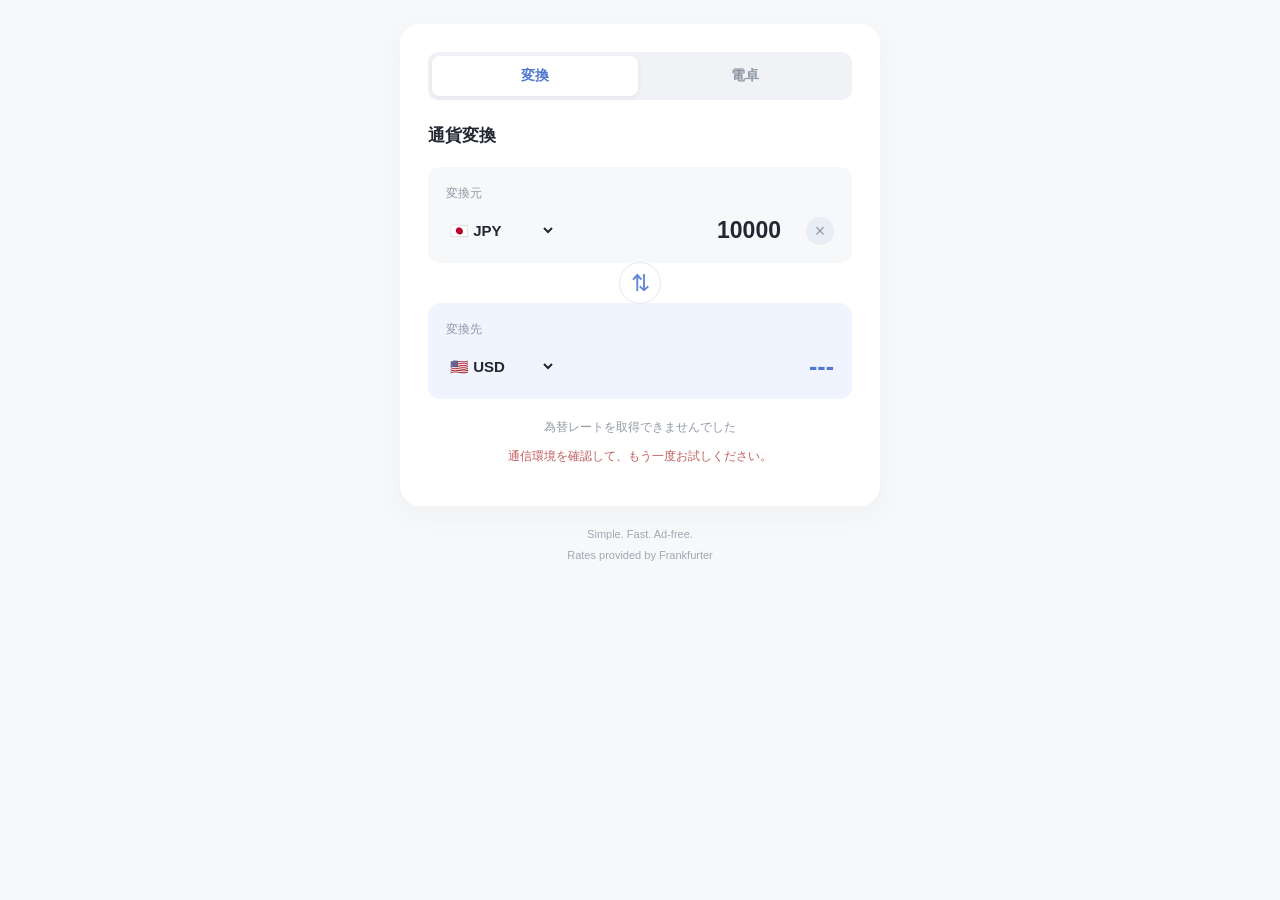
<file: index.html>
<!DOCTYPE html>
<html lang="ja">
<head>
  <meta charset="UTF-8">
  <meta name="viewport" content="width=device-width, initial-scale=1.0">
  <meta name="theme-color" content="#f7f8fa">
  <title>Currency - 通貨変換</title>
  <link rel="stylesheet" href="style.css">
</head>
<body>
  <main class="app">

    <section class="converter">

      <nav class="tab-menu">
        <button id="convertTab" class="tab-button active" type="button">変換</button>
        <button id="calculatorTab" class="tab-button" type="button">電卓</button>
      </nav>

      <!-- 通貨変換画面 -->
      <div id="convertPanel">
        <p class="section-label">通貨変換</p>

        <div class="currency-box">
          <label for="fromCurrency">変換元</label>
          <div class="currency-row">
            <select id="fromCurrency">
              <option value="JPY">🇯🇵 JPY</option>
              <option value="USD">🇺🇸 USD</option>
              <option value="EUR">🇪🇺 EUR</option>
              <option value="HKD">🇭🇰 HKD</option>
              <option value="TWD">🇹🇼 TWD</option>
              <option value="KRW">🇰🇷 KRW</option>
              <option value="GBP">🇬🇧 GBP</option>
              <option value="CNY">🇨🇳 CNY</option>
              <option value="THB">🇹🇭 THB</option>
              <option value="SGD">🇸🇬 SGD</option>
              <option value="AUD">🇦🇺 AUD</option>
            </select>

            <div class="amount-area">
              <input id="amount" type="number" value="10000"
                min="0" step="any" inputmode="decimal">
              <button id="clearButton" type="button" aria-label="金額をクリア">×</button>
            </div>
          </div>
        </div>

        <div class="swap-area">
          <button id="swapButton" type="button" aria-label="通貨を入れ替える">⇅</button>
        </div>

        <div class="currency-box result-box">
          <label for="toCurrency">変換先</label>
          <div class="currency-row">
            <select id="toCurrency">
              <option value="USD">🇺🇸 USD</option>
              <option value="JPY">🇯🇵 JPY</option>
              <option value="EUR">🇪🇺 EUR</option>
              <option value="HKD">🇭🇰 HKD</option>
              <option value="TWD">🇹🇼 TWD</option>
              <option value="KRW">🇰🇷 KRW</option>
              <option value="GBP">🇬🇧 GBP</option>
              <option value="CNY">🇨🇳 CNY</option>
              <option value="THB">🇹🇭 THB</option>
              <option value="SGD">🇸🇬 SGD</option>
              <option value="AUD">🇦🇺 AUD</option>
            </select>
            <div id="result" class="result">---</div>
          </div>
        </div>

        <div class="rate-info">
          <p id="rate">為替レートを取得しています...</p>
          <p id="updated"></p>
        </div>
        <p id="status" class="status" aria-live="polite"></p>
      </div>

      <!-- 電卓画面 -->
      <div id="calculatorPanel" hidden>

        <div class="currency-box calculator-display">
          <label for="calculatorCurrency">計算する通貨</label>
          <select id="calculatorCurrency">
            <option value="USD">🇺🇸 USD</option>
            <option value="HKD">🇭🇰 HKD</option>
            <option value="TWD">🇹🇼 TWD</option>
            <option value="JPY">🇯🇵 JPY</option>
            <option value="EUR">🇪🇺 EUR</option>
            <option value="KRW">🇰🇷 KRW</option>
            <option value="GBP">🇬🇧 GBP</option>
            <option value="CNY">🇨🇳 CNY</option>
            <option value="THB">🇹🇭 THB</option>
            <option value="SGD">🇸🇬 SGD</option>
            <option value="AUD">🇦🇺 AUD</option>
          </select>

          <div id="calculatorExpression" class="calculator-expression">0</div>
          <div id="calculatorResult" class="calculator-result">0</div>
        </div>

        <div class="calculator-keys">
          <button class="calc-key function-key" data-action="clear" type="button">C</button>
          <button class="calc-key function-key" data-action="backspace" type="button">⌫</button>
          <button class="calc-key operator-key" data-value="÷" type="button">÷</button>
          <button class="calc-key operator-key" data-value="×" type="button">×</button>

          <button class="calc-key" data-value="7" type="button">7</button>
          <button class="calc-key" data-value="8" type="button">8</button>
          <button class="calc-key" data-value="9" type="button">9</button>
          <button class="calc-key operator-key" data-value="−" type="button">−</button>

          <button class="calc-key" data-value="4" type="button">4</button>
          <button class="calc-key" data-value="5" type="button">5</button>
          <button class="calc-key" data-value="6" type="button">6</button>
          <button class="calc-key operator-key" data-value="+" type="button">+</button>

          <button class="calc-key" data-value="1" type="button">1</button>
          <button class="calc-key" data-value="2" type="button">2</button>
          <button class="calc-key" data-value="3" type="button">3</button>
          <button class="calc-key equal-key" data-action="equals" type="button">=</button>

          <button class="calc-key zero-key" data-value="0" type="button">0</button>
          <button class="calc-key" data-value="." type="button">.</button>
        </div>

        <div class="calculator-yen">
          <p>日本円換算</p>
          <div id="calculatorYen">為替レートを取得しています...</div>
          <p id="calculatorRate" class="calculator-rate"></p>
        </div>
      </div>

    </section>

    <footer>
      <p>Simple. Fast. Ad-free.</p>
      <p>Rates provided by Frankfurter</p>
    </footer>

  </main>

  <script src="app.js"></script>
</body>
</html>
</file>
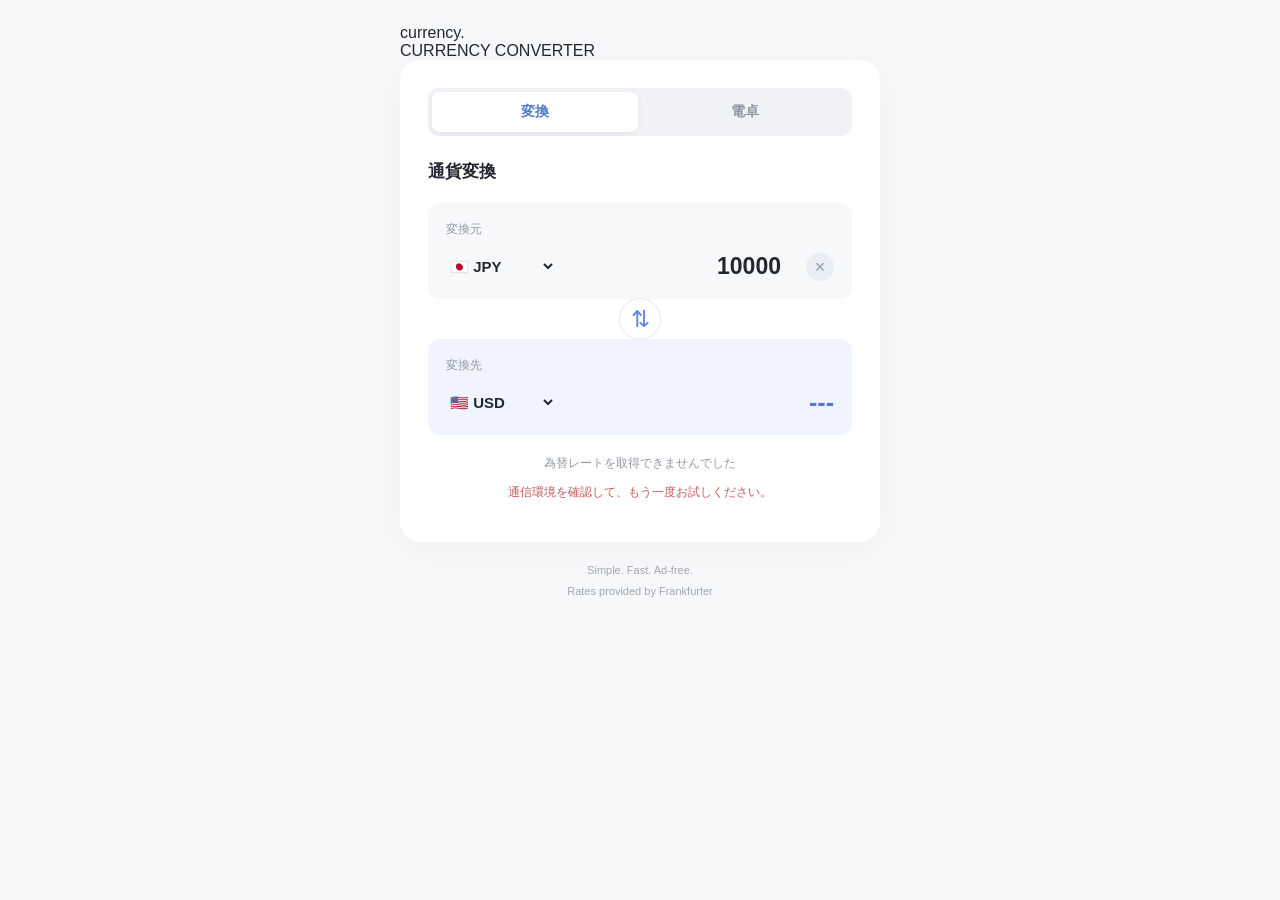
<file: index.bak.html>
<!DOCTYPE html>
<html lang="ja">
<head>
  <meta charset="UTF-8">
  <meta name="viewport" content="width=device-width, initial-scale=1.0">
  <meta name="theme-color" content="#f7f8fa">
  <title>Currency - 通貨変換</title>
  <link rel="stylesheet" href="style.css">
</head>
<body>
  <main class="app">

    <header class="header">
      <div class="logo">currency<span>.</span></div>
      <div class="header-label">CURRENCY CONVERTER</div>
    </header>

    <section class="converter">

      <nav class="tab-menu">
        <button id="convertTab" class="tab-button active" type="button">変換</button>
        <button id="calculatorTab" class="tab-button" type="button">電卓</button>
      </nav>

      <!-- 通貨変換画面 -->
      <div id="convertPanel">
        <p class="section-label">通貨変換</p>

        <div class="currency-box">
          <label for="fromCurrency">変換元</label>
          <div class="currency-row">
            <select id="fromCurrency">
              <option value="JPY">🇯🇵 JPY</option>
              <option value="USD">🇺🇸 USD</option>
              <option value="EUR">🇪🇺 EUR</option>
              <option value="HKD">🇭🇰 HKD</option>
              <option value="TWD">🇹🇼 TWD</option>
              <option value="KRW">🇰🇷 KRW</option>
              <option value="GBP">🇬🇧 GBP</option>
              <option value="CNY">🇨🇳 CNY</option>
              <option value="THB">🇹🇭 THB</option>
              <option value="SGD">🇸🇬 SGD</option>
              <option value="AUD">🇦🇺 AUD</option>
            </select>

            <div class="amount-area">
              <input id="amount" type="number" value="10000"
                min="0" step="any" inputmode="decimal">
              <button id="clearButton" type="button" aria-label="金額をクリア">×</button>
            </div>
          </div>
        </div>

        <div class="swap-area">
          <button id="swapButton" type="button" aria-label="通貨を入れ替える">⇅</button>
        </div>

        <div class="currency-box result-box">
          <label for="toCurrency">変換先</label>
          <div class="currency-row">
            <select id="toCurrency">
              <option value="USD">🇺🇸 USD</option>
              <option value="JPY">🇯🇵 JPY</option>
              <option value="EUR">🇪🇺 EUR</option>
              <option value="HKD">🇭🇰 HKD</option>
              <option value="TWD">🇹🇼 TWD</option>
              <option value="KRW">🇰🇷 KRW</option>
              <option value="GBP">🇬🇧 GBP</option>
              <option value="CNY">🇨🇳 CNY</option>
              <option value="THB">🇹🇭 THB</option>
              <option value="SGD">🇸🇬 SGD</option>
              <option value="AUD">🇦🇺 AUD</option>
            </select>
            <div id="result" class="result">---</div>
          </div>
        </div>

        <div class="rate-info">
          <p id="rate">為替レートを取得しています...</p>
          <p id="updated"></p>
        </div>
        <p id="status" class="status" aria-live="polite"></p>
      </div>

      <!-- 電卓画面 -->
      <div id="calculatorPanel" hidden>
        <p class="section-label">買い物電卓</p>

        <div class="currency-box calculator-display">
          <label for="calculatorCurrency">計算する通貨</label>
          <select id="calculatorCurrency">
            <option value="USD">🇺🇸 USD</option>
            <option value="HKD">🇭🇰 HKD</option>
            <option value="TWD">🇹🇼 TWD</option>
            <option value="JPY">🇯🇵 JPY</option>
            <option value="EUR">🇪🇺 EUR</option>
            <option value="KRW">🇰🇷 KRW</option>
            <option value="GBP">🇬🇧 GBP</option>
            <option value="CNY">🇨🇳 CNY</option>
            <option value="THB">🇹🇭 THB</option>
            <option value="SGD">🇸🇬 SGD</option>
            <option value="AUD">🇦🇺 AUD</option>
          </select>

          <div id="calculatorExpression" class="calculator-expression">0</div>
          <div id="calculatorResult" class="calculator-result">0</div>
        </div>

        <div class="calculator-keys">
          <button class="calc-key function-key" data-action="clear">C</button>
          <button class="calc-key function-key" data-action="backspace">⌫</button>
          <button class="calc-key operator-key" data-value="÷">÷</button>
          <button class="calc-key operator-key" data-value="×">×</button>

          <button class="calc-key" data-value="7">7</button>
          <button class="calc-key" data-value="8">8</button>
          <button class="calc-key" data-value="9">9</button>
          <button class="calc-key operator-key" data-value="−">−</button>

          <button class="calc-key" data-value="4">4</button>
          <button class="calc-key" data-value="5">5</button>
          <button class="calc-key" data-value="6">6</button>
          <button class="calc-key operator-key" data-value="+">+</button>

          <button class="calc-key" data-value="1">1</button>
          <button class="calc-key" data-value="2">2</button>
          <button class="calc-key" data-value="3">3</button>
          <button class="calc-key equal-key" data-action="equals">=</button>

          <button class="calc-key zero-key" data-value="0">0</button>
          <button class="calc-key" data-value=".">.</button>
        </div>

        <div class="calculator-yen">
          <p>日本円換算</p>
          <div id="calculatorYen">為替レートを取得しています...</div>
          <p id="calculatorRate" class="calculator-rate"></p>
        </div>
      </div>

    </section>

    <footer>
      <p>Simple. Fast. Ad-free.</p>
      <p>Rates provided by Frankfurter</p>
    </footer>

  </main>

  <script src="app.js"></script>
</body>
</html>
</file>
<file: style.css>
* {
  box-sizing: border-box;
}

body {
  margin: 0;
  min-height: 100vh;
  background: #f7f8fa;
  color: #222831;
  font-family: -apple-system, BlinkMacSystemFont, "Helvetica Neue", sans-serif;
}

.app {
  width: min(100% - 40px, 480px);
  margin: 0 auto;
  padding: 24px 0 20px;
}

.converter {
  background: #fff;
  padding: 28px;
  border-radius: 20px;
  box-shadow: 0 8px 30px rgba(30, 40, 60, 0.04);
}

.tab-menu {
  display: grid;
  grid-template-columns: 1fr 1fr;
  gap: 4px;
  padding: 4px;
  margin-bottom: 24px;
  background: #f0f2f6;
  border-radius: 10px;
}

.tab-button {
  border: none;
  border-radius: 8px;
  padding: 11px;
  background: transparent;
  color: #9299a5;
  font-size: 14px;
  font-weight: 600;
  cursor: pointer;
}

.tab-button.active {
  background: #fff;
  color: #5279d0;
  box-shadow: 0 2px 6px rgba(30, 40, 60, 0.06);
}

.section-label {
  font-size: 17px;
  font-weight: 600;
  margin: 0 0 20px;
}

.currency-box {
  padding: 18px;
  background: #f7f8fa;
  border-radius: 12px;
  min-width: 0;
}

.currency-box label {
  display: block;
  font-size: 12px;
  color: #9299a5;
  margin-bottom: 14px;
}

.currency-row {
  display: flex;
  align-items: center;
  justify-content: space-between;
  gap: 12px;
  min-width: 0;
}

select {
  border: none;
  background: transparent;
  font-size: 15px;
  font-weight: 600;
  color: #222831;
  outline: none;
  width: 110px;
  min-width: 0;
}

input {
  border: none;
  background: transparent;
  outline: none;
  width: 100%;
  min-width: 0;
  text-align: right;
  font-size: 23px;
  font-weight: 600;
  color: #222831;
}

.amount-area {
  display: flex;
  align-items: center;
  gap: 8px;
  flex: 1;
  min-width: 0;
}

.amount-area input {
  flex: 1;
  min-width: 0;
  width: 0;
  text-align: right;
}

#clearButton {
  width: 28px;
  height: 28px;
  padding: 0;
  border: none;
  border-radius: 50%;
  background: #e9edf4;
  color: #929baa;
  font-size: 18px;
  line-height: 1;
  cursor: pointer;
  flex-shrink: 0;
}

#clearButton:hover {
  background: #dce3ee;
  color: #596579;
}

.swap-area {
  display: flex;
  justify-content: center;
  margin: -1px 0;
  position: relative;
  z-index: 1;
}

#swapButton {
  width: 42px;
  height: 42px;
  border: 1px solid #e6e9ef;
  border-radius: 50%;
  background: #fff;
  color: #6488d8;
  font-size: 23px;
  cursor: pointer;
}

#swapButton:hover {
  background: #edf2ff;
}

.result-box {
  background: #f0f4ff;
}

.result {
  flex: 1;
  min-width: 0;
  text-align: right;
  font-size: clamp(18px, 5vw, 25px);
  font-weight: 700;
  color: #5279d0;
  overflow-wrap: anywhere;
}

.rate-info {
  margin-top: 20px;
  text-align: center;
}

.rate-info p {
  margin: 6px 0;
  font-size: 12px;
  color: #9299a5;
}

.status {
  min-height: 18px;
  font-size: 12px;
  text-align: center;
  color: #c45b5b;
}

/* 電卓 */

.calculator-display {
  background: #f7f8fa;
  margin-bottom: 12px;
}

.calculator-display select {
  width: 100%;
}

.calculator-expression {
  min-height: 22px;
  margin-top: 14px;
  color: #9299a5;
  text-align: right;
  font-size: 14px;
  overflow-wrap: anywhere;
}

.calculator-result {
  min-height: 38px;
  color: #222831;
  text-align: right;
  font-size: clamp(26px, 7vw, 32px);
  font-weight: 700;
  overflow-wrap: anywhere;
  word-break: break-word;
}

.calculator-keys {
  display: grid;
  grid-template-columns: repeat(4, minmax(0, 1fr));
  gap: 8px;
}

.calc-key {
  min-width: 0;
  min-height: 54px;
  border: 1px solid #e9edf3;
  border-radius: 12px;
  background: #fff;
  color: #222831;
  font-size: 20px;
  font-weight: 600;
  cursor: pointer;
  -webkit-tap-highlight-color: transparent;
}

.calc-key:active {
  background: #edf2ff;
}

.function-key {
  background: #f0f2f6;
  color: #697487;
}

.operator-key {
  background: #edf2ff;
  color: #5279d0;
}

.equal-key {
  grid-column: 4;
  grid-row: span 2;
  background: #6488d8;
  color: #fff;
  font-size: 25px;
}

.zero-key {
  grid-column: span 2;
}

.calculator-yen {
  margin-top: 14px;
  padding: 14px;
  background: #f0f4ff;
  border-radius: 12px;
  min-width: 0;
}

.calculator-yen p {
  margin: 0;
  color: #9299a5;
  font-size: 12px;
}

#calculatorYen {
  margin-top: 8px;
  color: #5279d0;
  font-size: clamp(20px, 6vw, 25px);
  font-weight: 700;
  overflow-wrap: anywhere;
  word-break: break-word;
}

.calculator-rate {
  margin-top: 6px !important;
}

footer {
  margin-top: 20px;
  text-align: center;
  color: #a1a7b1;
  font-size: 11px;
  line-height: 1.6;
}

footer p {
  margin: 3px;
}

/* スマートフォン */

@media (max-width: 600px) {
  .app {
    width: calc(100% - 24px);
    padding: 12px 0;
  }

  .converter {
    padding: 16px;
    border-radius: 18px;
  }

  .tab-menu {
    margin-bottom: 16px;
  }

  .tab-button {
    padding: 10px;
  }

  .section-label {
    margin-bottom: 14px;
    font-size: 16px;
  }

  .currency-box {
    padding: 14px;
  }

  .currency-box label {
    margin-bottom: 10px;
  }

  .currency-row {
    gap: 8px;
  }

  select {
    width: 100px;
    font-size: 14px;
  }

  input {
    font-size: 20px;
  }

  .swap-area {
    margin: -2px 0;
  }

  #swapButton {
    width: 36px;
    height: 36px;
    font-size: 20px;
  }

  .rate-info {
    margin-top: 14px;
  }

  .calculator-display {
    margin-bottom: 10px;
  }

  .calculator-expression {
    margin-top: 10px;
    min-height: 18px;
    font-size: 12px;
  }

  .calculator-result {
    min-height: 32px;
  }

  .calculator-keys {
    gap: 7px;
  }

  .calc-key {
    min-height: 46px;
    border-radius: 10px;
    font-size: 19px;
  }

  .equal-key {
    font-size: 23px;
  }

  .calculator-yen {
    margin-top: 10px;
    padding: 12px;
  }

  footer {
    margin-top: 12px;
  }
}

/* 高さが小さいスマートフォンではさらに圧縮 */

@media (max-width: 600px) and (max-height: 750px) {
  .app {
    padding-top: 8px;
  }

  .converter {
    padding: 12px;
  }

  .tab-menu {
    margin-bottom: 12px;
  }

  .section-label {
    margin-bottom: 10px;
  }

  .calculator-display {
    padding: 11px;
  }

  .calculator-keys {
    gap: 6px;
  }

  .calc-key {
    min-height: 42px;
  }

  .calculator-yen {
    margin-top: 8px;
    padding: 10px;
  }

  footer {
    margin-top: 8px;
  }
}
</file>
